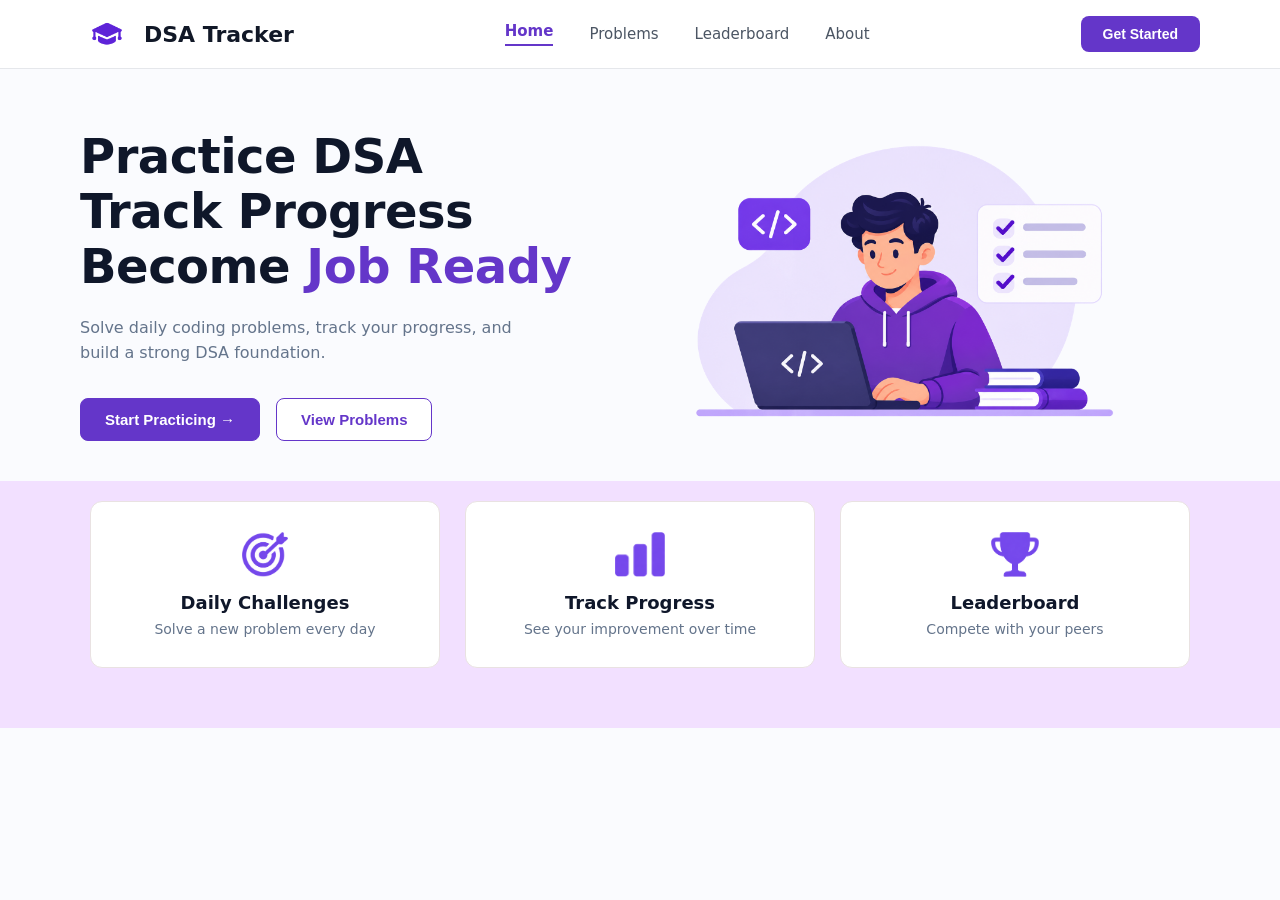
<file: Students Submission/2601050_Abhilasha_Dhokade/Task 1/index.html>
<!DOCTYPE html>
<html lang="en">
<head>
    <meta charset="UTF-8">
    <meta name="viewport" content="width=device-width, initial-scale=1.0">
    <title>Task 1 - DSA Tracker</title>
    <link rel="stylesheet" href="style.css">
</head>
<body>

    <!-- Header section for logo, navigation links and Get Started button -->
    <header class="head">
        <div class="nav">

            <!-- Logo and website name are kept together -->
            <div class="logo">
                <img class="logo-img" src="Assets/04.png" alt="DSA Tracker Logo">
                <h2>DSA Tracker</h2>
            </div>

            <!-- These links help users move between different pages -->
            <div class="tabs">
                <a href="index.html" class="active">Home</a>
                <a href="problem.html">Problems</a>
                <a href="leaderboard.html">Leaderboard</a>
                <a href="about.html">About</a>
            </div>

            <!-- Button to encourage users to start using the website -->
            <button class="btn-start">Get Started</button>
        </div>
    </header>

    <!-- Main section contains the introduction and image -->
    <main class="main">

        <!-- Left side contains the main heading, description and buttons -->
        <div class="left">

            <!-- Main heading is divided into multiple lines for better appearance -->
            <div class="headline">
                <h1>Practice DSA <br>
                Track Progress <br>
                Become <span class="job">Job Ready</span></h1>
            </div>

            <!-- Short description to explain the purpose of the website -->
            <div class="description">
                <p>
                    Solve daily coding problems, track your progress, and build a strong DSA foundation.
                </p>
            </div>

            <!-- Two buttons are provided for quick access to practice and problems -->
            <div class="buttons">
                <button class="btn-practice">Start Practicing &rarr;</button>
                <button class="btn-viewprob">View Problems</button>
            </div>
        </div>

        <!-- Right side displays an image related to coding -->
        <div class="right">
            <img class="img-right" src="Assets/05.png" alt="Student coding on laptop">
        </div>
    </main>

    <!-- Bottom section displays three important features of the website -->
    <div class="footer">

        <!-- First card highlights the daily coding practice feature -->
        <div class="card">
            <img class="card-img" src="Assets/03.png" alt="Daily Challenges">
            <h3>Daily Challenges</h3>
            <p>Solve a new problem every day</p>
        </div>

        <!-- Second card shows how users can check their progress -->
        <div class="card">
            <img class="card-img" src="Assets/02.png" alt="Track Progress">
            <h3>Track Progress</h3>
            <p>See your improvement over time</p>
        </div>

        <!-- Third card shows the leaderboard feature -->
        <div class="card">
            <img class="card-img" src="Assets/01.png" alt="Leaderboard">
            <h3>Leaderboard</h3>
            <p>Compete with your peers</p>
        </div>
    </div>

</body>
</html>
</file>
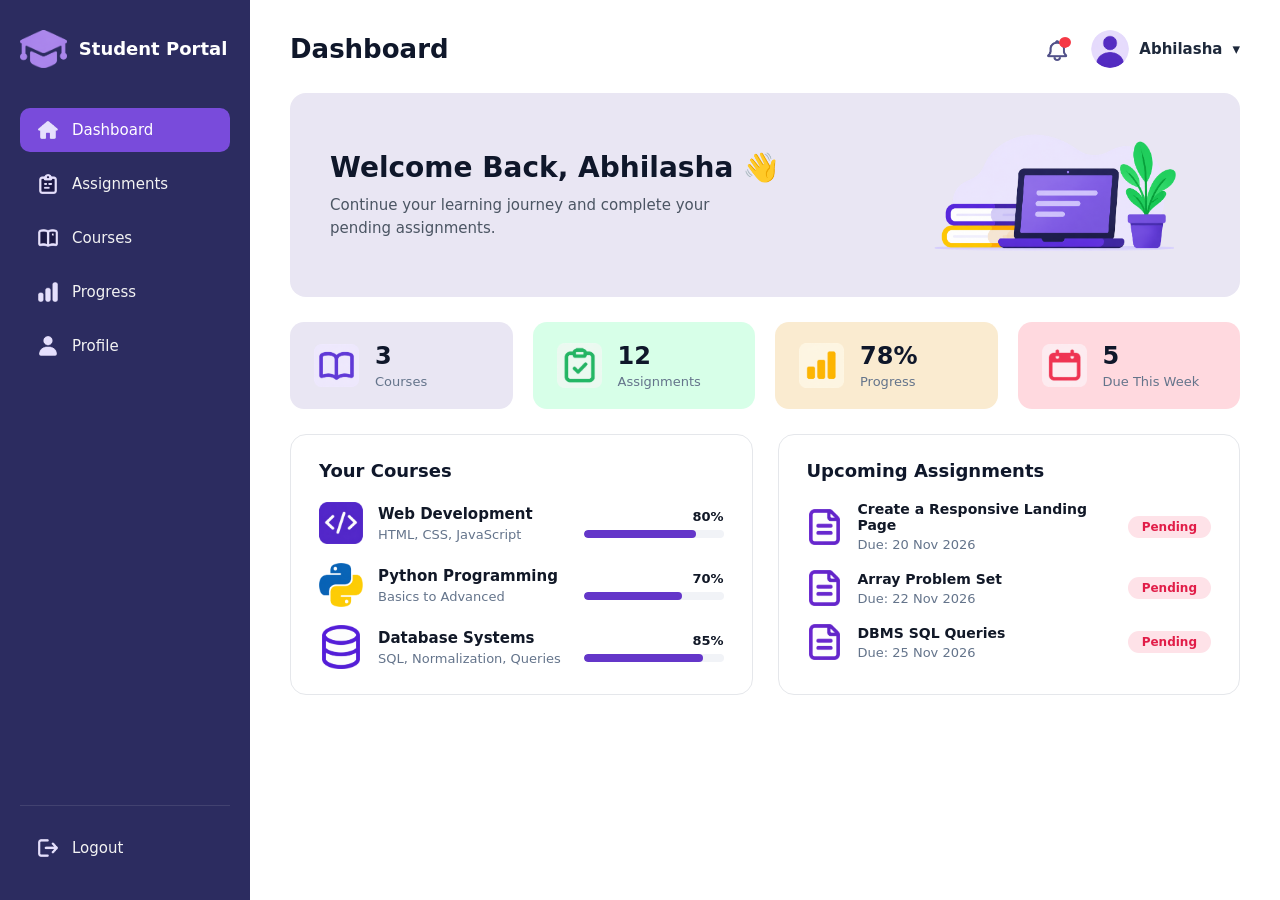
<file: Students Submission/2601050_Abhilasha_Dhokade/Task 2/index.html>
<!DOCTYPE html>
<html lang="en">
<head>
    <meta charset="UTF-8">
    <meta name="viewport" content="width=device-width, initial-scale=1.0">
    <title>Task 2 - Student Portal</title>
    <link rel="stylesheet" href="style.css">
</head>
<body>

    <!-- Main container holds the sidebar and dashboard content -->
    <div class="container">

        <!-- Sidebar contains the website logo, menu links and logout option -->
        <div class="sidebar">

            <!-- Logo and portal name are displayed together -->
            <div class="logo">
                <img class="logo-img" src="Assets/17.png" alt="logo">
                <h2>Student Portal</h2>
            </div>

            <!-- Menu links help students move between different sections -->
            <div class="menu">

                <!-- Active class is used to highlight the current page -->
                <a href="#" class="menu-item active">
                    <img src="Assets/13.png" alt="">
                    <span>Dashboard</span>
                </a>

                <a href="#" class="menu-item">
                    <img src="Assets/12.png" alt="">
                    <span>Assignments</span>
                </a>

                <a href="#" class="menu-item">
                    <img src="Assets/11.png" alt="">
                    <span>Courses</span>
                </a>

                <a href="#" class="menu-item">
                    <img src="Assets/10.png" alt="">
                    <span>Progress</span>
                </a>

                <a href="#" class="menu-item">
                    <img src="Assets/09.png" alt="">
                    <span>Profile</span>
                </a>
            </div>

            <!-- Logout option is kept separately at the bottom of the sidebar -->
            <div class="logout">
                <a href="#" class="menu-item">
                    <img src="Assets/08.png" alt="">
                    <span>Logout</span>
                </a>
            </div>
        </div>

        <!-- Main section contains all the dashboard information -->
        <div class="main">

            <!-- Top section displays the dashboard title and user details -->
            <div class="top">
                <h2>Dashboard</h2>

                <!-- Notification icon and user profile are placed together -->
                <div class="user">
                    <img class="bell-img" src="Assets/16.png" alt="notifications">

                    <div class="user-profile">
                        <img class="user-img" src="Assets/15.png" alt="user">
                        <span>Abhilasha</span>
                        <span class="arrow">&#9662;</span>
                    </div>
                </div>
            </div>

            <!-- Welcome section displays a greeting and a banner image -->
            <div class="welcome">

                <!-- Greeting and short message for the student -->
                <div class="welcome-text">
                    <h1>Welcome Back, Abhilasha &#128075;</h1>
                    <p>Continue your learning journey and complete your pending assignments.</p>
                </div>

                <!-- Banner image is added on the right side of the welcome section -->
                <div class="welcome-img">
                    <img src="Assets/18.png" alt="banner">
                </div>
            </div>

            <!-- This section shows the overall learning details in small cards -->
            <div class="stats">

                <!-- Card showing the total number of courses -->
                <div class="stat-card">
                    <img src="Assets/04.png" alt="">
                    <div class="stat-info">
                        <h3>3</h3>
                        <p>Courses</p>
                    </div>
                </div>

                <!-- Card showing the total number of assignments -->
                <div class="stat-card">
                    <img src="Assets/03.png" alt="">
                    <div class="stat-info">
                        <h3>12</h3>
                        <p>Assignments</p>
                    </div>
                </div>

                <!-- Card showing the student's overall progress -->
                <div class="stat-card">
                    <img src="Assets/02.png" alt="">
                    <div class="stat-info">
                        <h3>78%</h3>
                        <p>Progress</p>
                    </div>
                </div>

                <!-- Card showing the assignments due this week -->
                <div class="stat-card">
                    <img src="Assets/01.png" alt="">
                    <div class="stat-info">
                        <h3>5</h3>
                        <p>Due This Week</p>
                    </div>
                </div>
            </div>

            <!-- Bottom section is divided into courses and upcoming assignments -->
            <div class="bottom">

                <!-- Left section displays the list of courses -->
                <div class="courses">
                    <h3>Your Courses</h3>

                    <div class="course-list">

                        <!-- First course with its name, topics and progress bar -->
                        <div class="course-item">
                            <img src="Assets/07.png" alt="">
                            <div class="course-text">
                                <h4>Web Development</h4>
                                <p>HTML, CSS, JavaScript</p>
                            </div>

                            <!-- Progress percentage and bar show course completion -->
                            <div class="course-progress">
                                <span class="percent">80%</span>
                                <div class="bar">
                                    <div class="fill fill-80"></div>
                                </div>
                            </div>
                        </div>

                        <!-- Second course showing Python learning progress -->
                        <div class="course-item">
                            <img src="Assets/06.png" alt="">
                            <div class="course-text">
                                <h4>Python Programming</h4>
                                <p>Basics to Advanced</p>
                            </div>

                            <div class="course-progress">
                                <span class="percent">70%</span>
                                <div class="bar">
                                    <div class="fill fill-70"></div>
                                </div>
                            </div>
                        </div>

                        <!-- Third course showing Database Systems progress -->
                        <div class="course-item">
                            <img src="Assets/05.png" alt="">
                            <div class="course-text">
                                <h4>Database Systems</h4>
                                <p>SQL, Normalization, Queries</p>
                            </div>

                            <div class="course-progress">
                                <span class="percent">85%</span>
                                <div class="bar">
                                    <div class="fill fill-85"></div>
                                </div>
                            </div>
                        </div>
                    </div>
                </div>

                <!-- Right section displays assignments with their due dates -->
                <div class="assignments">
                    <h3>Upcoming Assignments</h3>

                    <div class="assign-list">

                        <!-- First assignment with its deadline and status -->
                        <div class="assign-item">
                            <img src="Assets/14.png" alt="">
                            <div class="assign-text">
                                <h4>Create a Responsive Landing Page</h4>
                                <p>Due: 20 Nov 2026</p>
                            </div>
                            <span class="badge">Pending</span>
                        </div>

                        <!-- Second assignment with its deadline and status -->
                        <div class="assign-item">
                            <img src="Assets/14.png" alt="">
                            <div class="assign-text">
                                <h4>Array Problem Set</h4>
                                <p>Due: 22 Nov 2026</p>
                            </div>
                            <span class="badge">Pending</span>
                        </div>

                        <!-- Third assignment with its deadline and status -->
                        <div class="assign-item">
                            <img src="Assets/14.png" alt="">
                            <div class="assign-text">
                                <h4>DBMS SQL Queries</h4>
                                <p>Due: 25 Nov 2026</p>
                            </div>
                            <span class="badge">Pending</span>
                        </div>
                    </div>
                </div>
            </div>
        </div>
    </div>

</body>
</html>
</file>
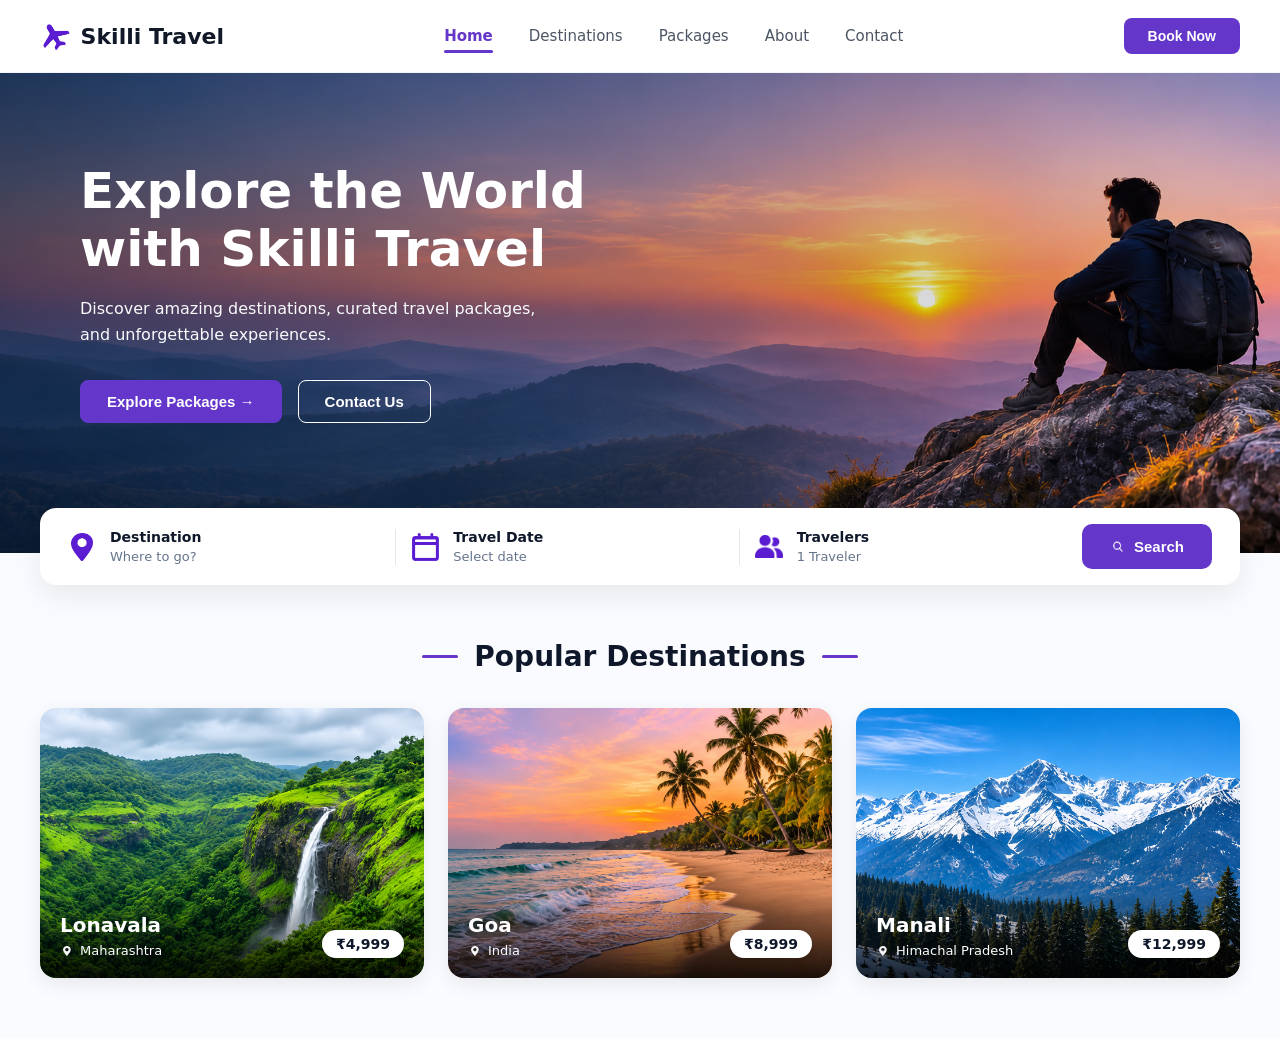
<file: Students Submission/2601050_Abhilasha_Dhokade/Task 3/index.html>
<!DOCTYPE html>
<html lang="en">

<head>
    <meta charset="UTF-8">
    <meta name="viewport" content="width=device-width, initial-scale=1.0">
    <title>Task 3 - Skilli Travel</title>
    <link rel="stylesheet" href="style.css">
</head>

<body>

    <!-- Header section contains the logo, navigation links and booking button -->
    <header class="header">
        <div class="nav">

            <!-- Logo and website name are displayed together -->
            <div class="logo">
                <img class="logo-icon" src="Assets/04.png" alt="Airplane Logo">
                <h2>Skilli Travel</h2>
            </div>

            <!-- Navigation links help users visit different sections of the website -->
            <nav class="nav-links">
                <a href="#" class="active">Home</a>
                <a href="#">Destinations</a>
                <a href="#">Packages</a>
                <a href="#">About</a>
                <a href="#">Contact</a>
            </nav>

            <!-- Button for users who want to book a trip -->
            <button class="btn-book">Book Now</button>
        </div>
    </header>

    <!-- Hero section displays the main heading and introduction of the website -->
    <section class="hero">
        <div class="hero-content">

            <!-- Main heading and short description are placed over the background image -->
            <h1>Explore the World <br>with Skilli Travel</h1>
            <p>Discover amazing destinations, curated travel packages, and unforgettable experiences.</p>

            <!-- These buttons give users quick access to packages and contact information -->
            <div class="hero-buttons">
                <button class="btn-explore">Explore Packages &rarr;</button>
                <button class="btn-contact">Contact Us</button>
            </div>
        </div>
    </section>

    <!-- Search container is used to display the travel search options -->
    <div class="search-container">
        <div class="search-box">

            <!-- This section shows the destination selection option -->
            <div class="search-item">
                <img class="search-icon" src="Assets/03.png" alt="Destination icon">
                <div class="search-text">
                    <h4>Destination</h4>
                    <p>Where to go?</p>
                </div>
            </div>

            <!-- Divider is used to separate the search options -->
            <div class="divider"></div>

            <!-- This section shows the travel date selection option -->
            <div class="search-item">
                <img class="search-icon" src="Assets/02.png" alt="Calendar icon">
                <div class="search-text">
                    <h4>Travel Date</h4>
                    <p>Select date</p>
                </div>
            </div>

            <div class="divider"></div>

            <!-- This section displays the number of travelers -->
            <div class="search-item">
                <img class="search-icon" src="Assets/01.png" alt="Travelers icon">
                <div class="search-text">
                    <h4>Travelers</h4>
                    <p>1 Traveler</p>
                </div>
            </div>

            <!-- Search button is provided to start searching for trips -->
            <button class="btn-search">
                <img src="Assets/05.png" alt="Search icon">
                <span>Search</span>
            </button>
        </div>
    </div>

    <!-- This section displays some popular travel destinations -->
    <section class="destinations-section">

        <!-- Section heading is placed between two decorative lines -->
        <div class="section-title">
            <span class="decor-line"></span>
            <h2>Popular Destinations</h2>
            <span class="decor-line"></span>
        </div>

        <!-- All destination cards are placed inside this grid -->
        <div class="destinations-grid">

            <!-- First destination card showing Lonavala with its location and price -->
            <div class="destination-card" style="background-image: url('Assets/08.png');">
                <div class="card-overlay">
                    <div class="card-info">
                        <h3>Lonavala</h3>
                        <div class="location-tag">
                            <img src="Assets/06.png" alt="Location pin">
                            <span>Maharashtra</span>
                        </div>
                    </div>
                    <div class="price-pill">&#8377;4,999</div>
                </div>
            </div>

            <!-- Second destination card showing Goa with its location and price -->
            <div class="destination-card" style="background-image: url('Assets/10.png');">
                <div class="card-overlay">
                    <div class="card-info">
                        <h3>Goa</h3>
                        <div class="location-tag">
                            <img src="Assets/06.png" alt="Location pin">
                            <span>India</span>
                        </div>
                    </div>
                    <div class="price-pill">&#8377;8,999</div>
                </div>
            </div>

            <!-- Third destination card showing Manali with its location and price -->
            <div class="destination-card" style="background-image: url('Assets/09.png');">
                <div class="card-overlay">
                    <div class="card-info">
                        <h3>Manali</h3>
                        <div class="location-tag">
                            <img src="Assets/06.png" alt="Location pin">
                            <span>Himachal Pradesh</span>
                        </div>
                    </div>
                    <div class="price-pill">&#8377;12,999</div>
                </div>
            </div>
        </div>
    </section>

</body>

</html>
</file>
<file: Students Submission/2601050_Abhilasha_Dhokade/Task 1/style.css>
/* Basic styling applied to the whole page */
* {
    box-sizing: border-box;
}

body {
    margin: 0;
    padding: 0;
    font-family: 'Segoe UI', system-ui, -apple-system, sans-serif;
    background-color: #fafbfe;
    color: #1e293b;
}

/* Header and navigation bar styling */
.head {
    background-color: #ffffff;
    border-bottom: 1px solid #e5e7eb;
}

/* Flexbox is used to keep the logo, links and button in one row */
.nav {
    display: flex;
    align-items: center;
    justify-content: space-between;
    max-width: 1200px;
    margin: 0 auto;
    padding: 16px 40px;
}

/* Logo image and website name are aligned side by side */
.logo {
    display: flex;
    align-items: center;
    gap: 10px;
}

/* Setting the logo size while maintaining its original shape */
.logo-img {
    height: 36px;
    width: auto;
    object-fit: contain;
}

.logo h2 {
    margin: 0;
    font-size: 22px;
    font-weight: 700;
    color: #111827;
}

/* Navigation links are arranged in a row with equal spacing */
.tabs {
    display: flex;
    align-items: center;
    gap: 36px;
}

/* Removing the default underline and setting the link appearance */
.tabs a {
    text-decoration: none;
    font-size: 15px;
    color: #4b5563;
    font-weight: 500;
    transition: color 0.2s ease;
}

/* Changing the link color when the mouse is placed over it */
.tabs a:hover {
    color: #6436c9;
}

/* Highlighting the current page so users know which page they are on */
.tabs a.active {
    color: #6436c9;
    border-bottom: 2px solid #6436c9;
    padding-bottom: 4px;
    font-weight: 600;
}

/* Styling the Get Started button */
.btn-start {
    padding: 10px 22px;
    border-radius: 8px;
    background-color: #6436c9;
    color: #ffffff;
    border: none;
    font-weight: 600;
    font-size: 14px;
    cursor: pointer;
    transition: background-color 0.2s ease;
}

/* Slightly changing the button color on hover */
.btn-start:hover {
    background-color: #5227b6;
}

/* Main section uses Flexbox to place the text and image side by side */
.main {
    display: flex;
    align-items: center;
    justify-content: space-between;
    max-width: 1200px;
    margin: 0 auto;
    padding: 60px 40px 40px;
    gap: 40px;
}

/* Giving the left section a fixed maximum width for proper spacing */
.left {
    max-width: 520px;
}

/* Styling the main heading and controlling the space between lines */
.headline h1 {
    font-size: 48px;
    font-weight: 800;
    color: #0f172a;
    line-height: 1.15;
    margin: 0 0 20px 0;
    letter-spacing: -0.5px;
}

/* Giving the words Job Ready a different color to highlight them */
.job {
    color: #6436c9;
}

/* Styling the description and keeping enough space below it */
.description p {
    font-size: 16px;
    color: #64748b;
    line-height: 1.6;
    margin: 0 0 32px 0;
    max-width: 440px;
}

/* Keeping both action buttons in one row with some space between them */
.buttons {
    display: flex;
    align-items: center;
    gap: 16px;
}

/* Styling the main Start Practicing button */
.btn-practice {
    padding: 12px 24px;
    border-radius: 8px;
    background-color: #6436c9;
    color: #ffffff;
    border: 1.5px solid #6436c9;
    font-weight: 600;
    font-size: 15px;
}

/* Darker color when the mouse is placed over the button */
.btn-practice:hover {
    background-color: #5227b6;
}

/* Styling the View Problems button with a white background */
.btn-viewprob {
    padding: 12px 24px;
    border-radius: 8px;
    background-color: #ffffff;
    color: #6436c9;
    border: 1.5px solid #6436c9;
    font-weight: 600;
    font-size: 15px;
}

/* Centering the image inside the right section */
.right {
    display: flex;
    justify-content: center;
    align-items: center;
    flex: 1;
}

/* Keeping the image responsive without changing its original proportions */
.img-right {
    max-width: 460px;
    width: 100%;
    height: auto;
    object-fit: contain;
}

/* Footer section contains all three feature cards in one row */
.footer {
    display: flex;
    align-items: center;
    justify-content: center;
    margin: 0 auto;
    padding: 20px 40px 60px;
    gap: 25px;
    background: rgb(242, 224, 255);
}

/* Each card has its own white background and rounded corners */
.card {
    /* flex: 1; */
    width: 350px;
    background-color: white;
    border: 1px solid rgb(233, 226, 226);
    border-radius: 12px;
    padding: 30px 20px;
    text-align: center;

    /* Flexbox keeps the image, heading and paragraph vertically aligned */
    display: flex;
    flex-direction: column;
    align-items: center;
}

/* Setting the size of the small images inside the cards */
.card-img {
    height: 45px;
    width: auto;
    margin-bottom: 15px;
}

/* Styling the heading inside each feature card */
.card h3 {
    margin: 0 0 8px 0;
    font-size: 18px;
    font-weight: 700;
    color: #0f172a;
}

/* Styling the description text inside each card */
.card p {
    margin: 0;
    font-size: 14px;
    color: #64748b;
}
</file>
<file: Students Submission/2601050_Abhilasha_Dhokade/Task 2/style.css>
/* Applying box sizing to all elements so padding and border are included in their width */
* {
    box-sizing: border-box;
}

/* Removing default spacing and setting the font for the whole page */
body {
    margin: 0;
    padding: 0;
    font-family: 'Segoe UI', system-ui, -apple-system, sans-serif;
}

/* Main container uses Flexbox to place the sidebar and main section side by side */
.container {
    display: flex;
    min-height: 100vh;
}

/* Sidebar styling with fixed width and dark background */
.sidebar {
    width: 250px;
    background-color: #2c2c60;
    color: #ffffff;

    /* Items inside the sidebar are arranged vertically */
    display: flex;
    flex-direction: column;
    padding: 30px 20px;
    flex-shrink: 0;
}

/* Logo and portal name are placed side by side */
.logo {
    display: flex;
    align-items: center;
    gap: 12px;
    margin-bottom: 40px;
}

/* Setting the logo size */
.logo-img {
    height: 38px;
    width: auto;
}

.logo h2 {
    margin: 0;
    font-size: 18px;
    line-height: 1.2;
    color: #ffffff;
}

/* Menu items are arranged vertically with space between them */
.menu {
    display: flex;
    flex-direction: column;
    gap: 10px;
    flex: 1;
}

/* Common styling for all sidebar menu links */
.menu-item {
    display: flex;
    align-items: center;
    gap: 14px;
    padding: 12px 18px;
    border-radius: 10px;
    color: #f3f3f3;
    text-decoration: none;
    font-size: 15px;
    font-weight: 500;
}

/* Keeping menu icons at the same size */
.menu-item img {
    width: 20px;
    height: 20px;
    object-fit: contain;
}

/* Different background color is used to highlight the active menu item */
.menu-item.active {
    background-color: #794bdb;
    color: #ffffff;
}

/* Logout is placed at the bottom with a separator line */
.logout {
    margin-top: auto;
    padding-top: 20px;
    border-top: 1px solid rgba(255, 255, 255, 0.1);
}

/* Main dashboard takes the remaining available width */
.main {
    flex: 1;
    padding: 30px 40px 40px;
}

/* Dashboard heading and user details are arranged in one row */
.top {
    display: flex;
    justify-content: space-between;
    align-items: center;
    margin-bottom: 25px;
}

.top h2 {
    margin: 0;
    font-size: 26px;
    font-weight: 800;
    color: #0f172a;
}

/* Notification icon and profile details are aligned side by side */
.user {
    display: flex;
    align-items: center;
    gap: 20px;
}

/* Setting the notification icon size */
.bell-img {
    width: 24px;
    height: 24px;
    cursor: pointer;
}

/* User image, name and arrow are displayed in one row */
.user-profile {
    display: flex;
    align-items: center;
    gap: 10px;
    cursor: pointer;
}

/* Making the user profile image round */
.user-img {
    width: 38px;
    height: 38px;
    border-radius: 50%;
}

/* Common text styling for the user profile */
.user-profile span {
    font-size: 15px;
    font-weight: 600;
    color: #1e293b;
}

/* Setting the size and color of the dropdown arrow */
.arrow {
    font-size: 12px;
    color: #000000;
}

/* Welcome section uses Flexbox to place text and image side by side */
.welcome {
    background-color: #e9e6f3;
    border-radius: 16px;
    padding: 30px 40px;
    display: flex;
    justify-content: space-between;
    align-items: center;
    margin-bottom: 25px;
}

/* Styling the welcome heading */
.welcome-text h1 {
    margin: 0 0 10px 0;
    font-size: 28px;
    font-weight: 800;
    color: #0f172a;
}

/* Styling the welcome message below the heading */
.welcome-text p {
    margin: 0;
    font-size: 15px;
    color: #4b5563;
    max-width: 440px;
    line-height: 1.5;
}

/* Setting the welcome banner image size */
.welcome-img img {
    height: 140px;
    width: auto;
    object-fit: contain;
}

/* All four statistics cards are arranged in one row */
.stats {
    display: flex;
    gap: 20px;
    margin-bottom: 25px;
}

/* Common styling for all statistics cards */
.stat-card {
    flex: 1;
    display: flex;
    align-items: center;
    gap: 16px;
    padding: 20px 24px;
    border-radius: 14px;
}

/* Giving each statistics card a different background color */
.stat-card:nth-child(1) {
    background-color: #e9e6f3;
}

.stat-card:nth-child(2) {
    background-color: #d7ffe8;
}

.stat-card:nth-child(3) {
    background-color: #faebd0;
}

.stat-card:nth-child(4) {
    background-color: #ffd9df;
}

/* Keeping all statistics icons at the same size */
.stat-card img {
    width: 45px;
    height: 45px;
    object-fit: contain;
}

/* Styling the numbers displayed inside the statistics cards */
.stat-info h3 {
    margin: 0;
    font-size: 24px;
    font-weight: 800;
    color: #0f172a;
}

/* Styling the text below each statistics number */
.stat-info p {
    margin: 4px 0 0 0;
    font-size: 13px;
    color: #64748b;
}

/* Courses and assignments sections are placed side by side */
.bottom {
    display: flex;
    gap: 25px;
}

/* Common styling for both courses and assignments sections */
.courses, .assignments {
    flex: 1;
    background-color: #ffffff;
    border-radius: 16px;
    padding: 25px 28px;
    border: 1px solid #e5e7eb;
}

/* Common heading styling for both sections */
.courses h3, .assignments h3 {
    margin: 0 0 20px 0;
    font-size: 18px;
    font-weight: 700;
    color: #0f172a;
}

/* Course and assignment lists are arranged vertically */
.course-list, .assign-list {
    display: flex;
    flex-direction: column;
    gap: 18px;
}

/* Each course item displays its image, details and progress in one row */
.course-item {
    display: flex;
    align-items: center;
    gap: 15px;
}

/* Setting the size of course images */
.course-item img {
    width: 44px;
    height: 44px;
    object-fit: contain;
    border-radius: 8px;
}

/* Course details take the remaining available space */
.course-text {
    flex: 1;
}

/* Styling course names */
.course-text h4 {
    margin: 0 0 4px 0;
    font-size: 15px;
    font-weight: 700;
    color: #111827;
}

/* Styling the topics mentioned below each course name */
.course-text p {
    margin: 0;
    font-size: 13px;
    color: #64748b;
}

/* Progress percentage and bar are arranged vertically */
.course-progress {
    display: flex;
    flex-direction: column;
    align-items: flex-end;
    gap: 6px;
    min-width: 140px;
}

/* Styling the percentage shown above the progress bar */
.percent {
    font-size: 13px;
    font-weight: 700;
    color: #111827;
}

/* Background of the progress bar shows the total available progress */
.bar {
    width: 100%;
    height: 8px;
    background-color: #f1f3f7;
    border-radius: 10px;
    overflow: hidden;
}

/* Purple fill shows how much of the course has been completed */
.fill {
    height: 100%;
    background-color: #6436c9;
    border-radius: 10px;
}

/* Different widths are used to show the progress of each course */
.fill-80 {
    width: 80%;
}

.fill-70 {
    width: 70%;
}

.fill-85 {
    width: 85%;
}

/* Each assignment displays its icon, details and status in one row */
.assign-item {
    display: flex;
    align-items: center;
    gap: 15px;
}

/* Setting the size of assignment icons */
.assign-item img {
    width: 36px;
    height: 36px;
    object-fit: contain;
}

/* Assignment details take the remaining available space */
.assign-text {
    flex: 1;
}

/* Styling the assignment title */
.assign-text h4 {
    margin: 0 0 4px 0;
    font-size: 14px;
    font-weight: 700;
    color: #111827;
}

/* Styling the assignment due date */
.assign-text p {
    margin: 0;
    font-size: 13px;
    color: #64748b;
}

/* Pending status is displayed like a small rounded label */
.badge {
    background-color: #fee2e8;
    color: #e11d48;
    font-size: 12px;
    font-weight: 600;
    padding: 4px 14px;
    border-radius: 20px;
}
</file>
<file: Students Submission/2601050_Abhilasha_Dhokade/Task 3/style.css>
/* Applying common box sizing and font styling to the whole page */
* {
    box-sizing: border-box;
}

body {
    margin: 0;
    padding: 0;
    font-family: 'Segoe UI', system-ui, -apple-system, sans-serif;
    background-color: #fafbfe;
    color: #1e293b;
}

/* Header section with white background and a bottom border */
.header {
    background-color: #ffffff;
    border-bottom: 1px solid #f1f5f9;
}

/* Flexbox is used to arrange the logo, navigation links and button in one row */
.nav {
    display: flex;
    align-items: center;
    justify-content: space-between;
    max-width: 1280px;
    margin: 0 auto;
    padding: 18px 40px;
}

/* Logo image and website name are aligned side by side */
.logo {
    display: flex;
    align-items: center;
    gap: 12px;
}

/* Rotating the airplane icon slightly to give it a flying look */
.logo-icon {
    height: 26px;
    width: auto;
    transform: rotate(-30deg);
}

.logo h2 {
    margin: 0;
    font-size: 22px;
    font-weight: 800;
    color: #111827;
}

/* Navigation links are arranged in a row with equal spacing */
.nav-links {
    display: flex;
    align-items: center;
    gap: 36px;
}

/* Removing default underline and setting the link font and color */
.nav-links a {
    text-decoration: none;
    color: #4b5563;
    font-size: 15px;
    font-weight: 500;
    position: relative;
    transition: color 0.2s ease;
}

/* Changing the link color when the mouse moves over it */
.nav-links a:hover {
    color: #6436c9;
}

/* Highlighting the active navigation link */
.nav-links a.active {
    color: #6436c9;
    font-weight: 600;
}

/* Creating a purple underline below the active navigation link */
.nav-links a.active::after {
    content: '';
    position: absolute;
    bottom: -8px;
    left: 0;
    right: 0;
    height: 3px;
    background-color: #6436c9;
    border-radius: 4px;
}

/* Styling the Book Now button in the header */
.btn-book {
    background-color: #6436c9;
    color: #ffffff;
    border: none;
    padding: 10px 24px;
    border-radius: 8px;
    font-size: 14px;
    font-weight: 600;
    cursor: pointer;
    transition: background-color 0.2s ease;
}

/* Darker background color when the mouse is over the button */
.btn-book:hover {
    background-color: #5227b6;
}

/* Hero section uses a background image with a dark gradient to make the text visible */
.hero {
    position: relative;
    background: linear-gradient(to right, rgba(15, 23, 42, 0.45) 0%, rgba(15, 23, 42, 0.25) 50%, rgba(15, 23, 42, 0.05) 100%), url('Assets/07.png') center/cover no-repeat;
    min-height: 480px;
    display: flex;
    align-items: center;
    padding: 60px 40px 100px;
}

/* Keeping the hero content centered and within the maximum width */
.hero-content {
    max-width: 1280px;
    width: 100%;
    margin: 0 auto;
    padding: 0 40px;
}

/* Styling the main heading displayed over the background image */
.hero-content h1 {
    color: #ffffff;
    font-size: 50px;
    font-weight: 800;
    line-height: 1.15;
    margin: 0 0 18px 0;
    max-width: 580px;
}

/* Styling the short description below the main heading */
.hero-content p {
    color: #f8fafc;
    font-size: 16px;
    line-height: 1.6;
    margin: 0 0 32px 0;
    max-width: 480px;
}

/* Keeping both hero buttons in one row */
.hero-buttons {
    display: flex;
    align-items: center;
    gap: 16px;
}

/* Main button for exploring travel packages */
.btn-explore {
    background-color: #6436c9;
    color: #ffffff;
    border: 1.5px solid #6436c9;
    padding: 12px 26px;
    border-radius: 8px;
    font-size: 15px;
    font-weight: 600;
    cursor: pointer;
    transition: background-color 0.2s ease;
}

/* Changing the button background on hover */
.btn-explore:hover {
    background-color: #5227b6;
}

/* Contact button has a transparent background and white border */
.btn-contact {
    background-color: transparent;
    color: #ffffff;
    border: 1.5px solid #ffffff;
    padding: 12px 26px;
    border-radius: 8px;
    font-size: 15px;
    font-weight: 600;
    cursor: pointer;
    transition: all 0.2s ease;
}

/* Adding a light background when the contact button is hovered */
.btn-contact:hover {
    background-color: rgba(255, 255, 255, 0.15);
}

/* Search container is moved upwards to overlap the hero section */
.search-container {
    max-width: 1280px;
    margin: -45px auto 55px;
    padding: 0 40px;
    position: relative;
    z-index: 10;
}

/* White search box with Flexbox to arrange all search options in one row */
.search-box {
    background-color: #ffffff;
    border-radius: 16px;
    box-shadow: 0 10px 30px rgba(0, 0, 0, 0.08);
    display: flex;
    align-items: center;
    justify-content: space-between;
    padding: 16px 28px;
    gap: 15px;
}

/* Each search option contains an icon and its related text */
.search-item {
    display: flex;
    align-items: center;
    gap: 14px;
    flex: 1;
    cursor: pointer;
}

/* Keeping all search icons at the same size */
.search-icon {
    width: 28px;
    height: 28px;
    object-fit: contain;
}

/* Styling the heading inside each search option */
.search-text h4 {
    margin: 0 0 4px 0;
    font-size: 14px;
    font-weight: 700;
    color: #0f172a;
}

/* Styling the description below each search heading */
.search-text p {
    margin: 0;
    font-size: 13px;
    color: #64748b;
}

/* Vertical line is used to separate the different search options */
.divider {
    width: 1px;
    height: 36px;
    background-color: #e5e7eb;
    flex-shrink: 0;
}

/* Search button with icon and text arranged side by side */
.btn-search {
    background-color: #6436c9;
    color: #ffffff;
    border: none;
    padding: 14px 28px;
    border-radius: 10px;
    font-size: 15px;
    font-weight: 600;
    cursor: pointer;
    display: flex;
    align-items: center;
    gap: 8px;
    transition: background-color 0.2s ease;
    flex-shrink: 0;
}

/* Setting the search icon size */
.btn-search img {
    width: 16px;
    height: 16px;
    object-fit: contain;
}

/* Changing the search button color on hover */
.btn-search:hover {
    background-color: #5227b6;
}

/* Main section for displaying popular travel destinations */
.destinations-section {
    max-width: 1280px;
    margin: 0 auto 60px;
    padding: 0 40px;
}

/* Heading is centered with decorative lines on both sides */
.section-title {
    display: flex;
    align-items: center;
    justify-content: center;
    gap: 16px;
    margin-bottom: 35px;
}

/* Styling the small purple decorative lines */
.decor-line {
    width: 36px;
    height: 3px;
    background-color: #6436c9;
    border-radius: 4px;
}

/* Styling the Popular Destinations heading */
.section-title h2 {
    margin: 0;
    font-size: 28px;
    font-weight: 800;
    color: #0f172a;
}

/* Flexbox is used to arrange all three destination cards in one row */
.destinations-grid {
    display: flex;
    gap: 24px;
}

/* Each destination card uses a background image and fixed height */
.destination-card {
    flex: 1;
    height: 270px;
    background-size: cover;
    background-position: center;
    border-radius: 16px;
    position: relative;
    overflow: hidden;
    display: flex;
    align-items: flex-end;
    box-shadow: 0 6px 20px rgba(0, 0, 0, 0.08);
}

/* Dark gradient overlay makes the destination name and price easy to read */
.card-overlay {
    width: 100%;
    padding: 20px;
    background: linear-gradient(to top, rgba(0, 0, 0, 0.8) 0%, rgba(0, 0, 0, 0.3) 60%, transparent 100%);
    display: flex;
    justify-content: space-between;
    align-items: flex-end;
}

/* Styling the destination name displayed on each card */
.card-info h3 {
    margin: 0 0 6px 0;
    color: #ffffff;
    font-size: 20px;
    font-weight: 700;
}

/* Location icon and location name are displayed side by side */
.location-tag {
    display: flex;
    align-items: center;
    gap: 6px;
    color: #ffffff;
    font-size: 13px;
    font-weight: 500;
}

/* Setting the location icon size */
.location-tag img {
    width: 14px;
    height: 14px;
    object-fit: contain;
}

/* Price is displayed inside a small rounded white label */
.price-pill {
    background-color: #ffffff;
    color: #0f172a;
    font-weight: 700;
    font-size: 14px;
    padding: 6px 14px;
    border-radius: 20px;
    box-shadow: 0 2px 6px rgba(0, 0, 0, 0.15);
}
</file>
